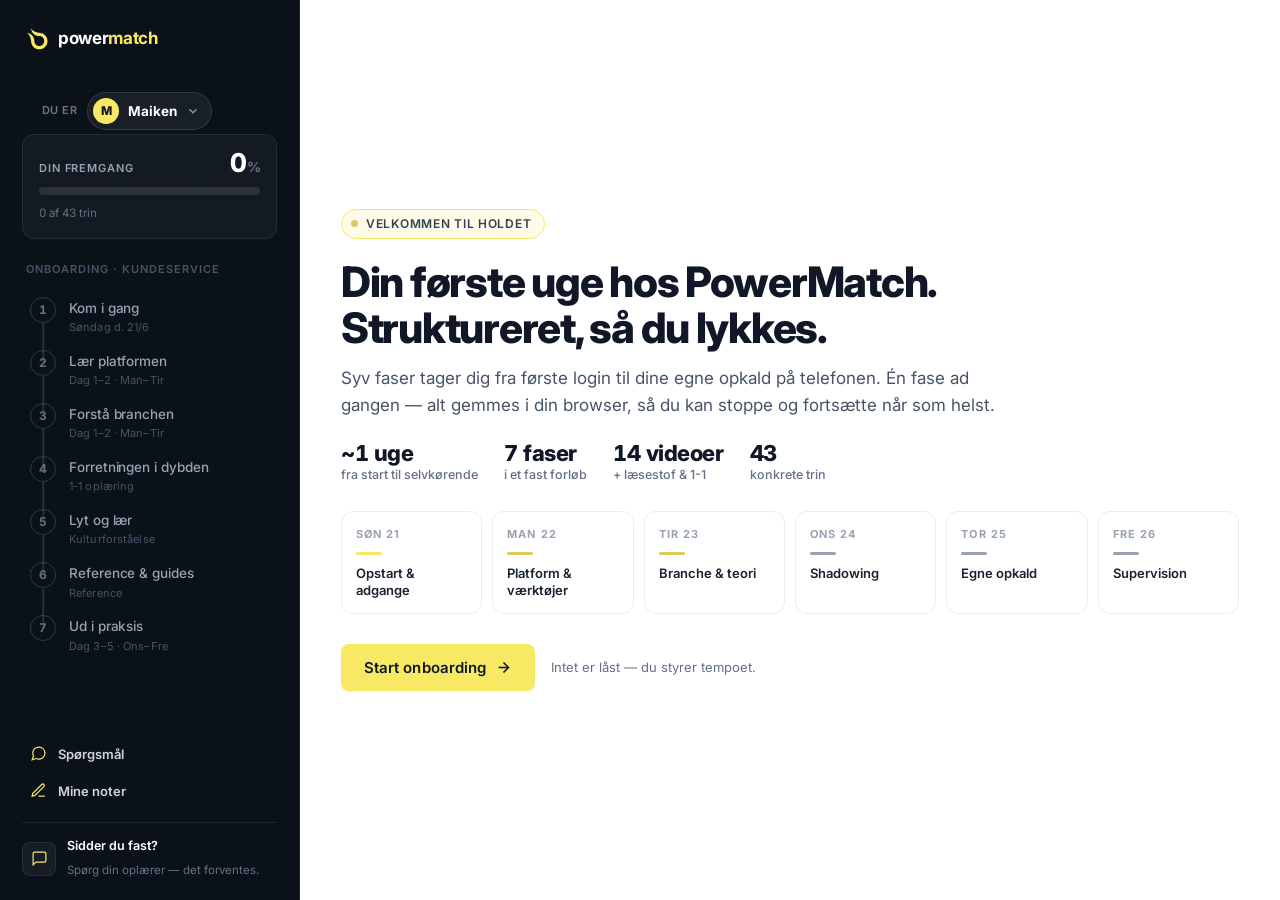
<file: docs/index.html>
<!DOCTYPE html>
<html lang="da">
<head>
<meta charset="UTF-8">
<meta name="viewport" content="width=device-width, initial-scale=1.0">
<title>PowerMatch · Onboarding — Kundeservice</title>
<link rel="preconnect" href="https://fonts.googleapis.com">
<link rel="preconnect" href="https://fonts.gstatic.com" crossorigin>
<link href="https://fonts.googleapis.com/css2?family=Inter:wght@400;500;600;700;800&display=swap" rel="stylesheet">
<link rel="stylesheet" href="./css/style.css">
</head>
<body>
<div class="app">
  <!-- ============ RAIL ============ -->
  <aside class="rail">
    <div class="brand" id="brand">
      <svg class="mark" viewBox="0 0 17 18" fill="none"><path d="M16.732 10.9618C16.732 14.573 13.8503 17.5 10.296 17.5C6.74267 17.5 3.86091 14.5721 3.86091 10.9618H3.86176C3.86091 8.79459 2.13219 4.45669 0 4.45669V4.42535C3.55423 4.42535 6.43599 7.35153 6.43599 10.9627H6.43513C6.43599 13.129 8.16384 14.8845 10.296 14.8845C12.4291 14.8845 14.1578 13.1281 14.1578 10.9618C14.1578 8.79546 12.4291 7.03906 10.2969 7.03906V7.03819C6.74267 7.03819 3.86176 4.11115 3.86176 0.5H3.8926C3.8926 2.66721 8.16384 4.42274 10.2969 4.42274V4.42361C13.8511 4.42361 16.732 7.35066 16.732 10.9618Z" fill="#F8E965"/></svg>
      <span class="word">power<b>match</b></span>
    </div>

    <!-- PERSONA -->
    <div class="persona" id="persona">
      <span class="pa-lbl">Du er</span>
      <button class="pa-pill" id="personaPill" type="button" aria-haspopup="true">
        <span class="pa-av" id="personaAv">M</span>
        <span class="pa-name" id="personaName">Maiken</span>
        <svg class="pa-caret" viewBox="0 0 24 24" fill="none" stroke="currentColor" stroke-width="2.2"><polyline points="6 9 12 15 18 9"/></svg>
      </button>
      <div class="pa-menu" id="personaMenu" hidden></div>
    </div>

    <div class="rail-prog" id="railProg">
      <div class="top">
        <span class="lbl">Din fremgang</span>
        <span class="pct"><span id="railPct">0</span><small>%</small></span>
      </div>
      <div class="track"><i id="railBar"></i></div>
      <div class="meta" id="railMeta">0 af 0 trin</div>
    </div>

    <div class="rail-label">Onboarding · Kundeservice</div>
    <div class="steps" id="steps"></div>

    <div class="rail-links">
      <button class="rail-link" id="questionsLink" type="button">
        <svg viewBox="0 0 24 24"><path d="M21 11.5a8.38 8.38 0 0 1-.9 3.8 8.5 8.5 0 0 1-7.6 4.7 8.38 8.38 0 0 1-3.8-.9L3 21l1.9-5.7a8.38 8.38 0 0 1-.9-3.8 8.5 8.5 0 0 1 4.7-7.6 8.38 8.38 0 0 1 3.8-.9h.5a8.48 8.48 0 0 1 8 8v.5z"/></svg>
        <b>Spørgsmål</b><span class="badge-n alert" id="qBadge">0</span>
      </button>
      <button class="rail-link" id="myNotesLink" type="button">
        <svg viewBox="0 0 24 24"><path d="M12 20h9"/><path d="M16.5 3.5a2.1 2.1 0 0 1 3 3L7 19l-4 1 1-4z"/></svg>
        <b>Mine noter</b><span class="badge-n" id="notesBadge">0</span>
      </button>
    </div>

    <div class="rail-foot">
      <div class="ic"><svg viewBox="0 0 24 24" fill="none"><path d="M21 15a2 2 0 0 1-2 2H7l-4 4V5a2 2 0 0 1 2-2h14a2 2 0 0 1 2 2z"/></svg></div>
      <div><b>Sidder du fast?</b><span>Spørg din oplærer — det forventes.</span></div>
    </div>
  </aside>

  <!-- ============ WORK ============ -->
  <div class="work">
    <div class="work-scroll" id="workScroll">
      <!-- WELCOME -->
      <section class="screen welcome" id="screen-welcome">
        <div class="canvas">
          <div class="wc-eyebrow"><span class="d"></span>Velkommen til holdet</div>
          <h1>Din første uge hos PowerMatch.<br>Struktureret, så du lykkes.</h1>
          <p class="lead">Syv faser tager dig fra første login til dine egne opkald på telefonen. Én fase ad gangen — alt gemmes i din browser, så du kan stoppe og fortsætte når som helst.</p>
          <div class="wc-stats">
            <div class="wc-stat"><b>~1 uge</b><span>fra start til selvkørende</span></div>
            <div class="wc-stat"><b>7 faser</b><span>i et fast forløb</span></div>
            <div class="wc-stat"><b id="wcVideos">videoer</b><span>+ læsestof &amp; 1-1</span></div>
            <div class="wc-stat"><b id="wcTotal">0</b><span>konkrete trin</span></div>
          </div>
          <div class="week">
            <div class="day"><div class="dl">Søn 21</div><div class="db"></div><div class="dt">Opstart &amp; adgange</div></div>
            <div class="day"><div class="dl">Man 22</div><div class="db"></div><div class="dt">Platform &amp; værktøjer</div></div>
            <div class="day"><div class="dl">Tir 23</div><div class="db"></div><div class="dt">Branche &amp; teori</div></div>
            <div class="day"><div class="dl">Ons 24</div><div class="db"></div><div class="dt">Shadowing</div></div>
            <div class="day"><div class="dl">Tor 25</div><div class="db"></div><div class="dt">Egne opkald</div></div>
            <div class="day"><div class="dl">Fre 26</div><div class="db"></div><div class="dt">Supervision</div></div>
          </div>
          <div class="wc-cta">
            <button class="btn btn-primary" id="startBtn">
              <span id="startLabel">Start onboarding</span>
              <svg viewBox="0 0 24 24" fill="none" stroke="currentColor" stroke-width="2.2"><line x1="5" y1="12" x2="19" y2="12"/><polyline points="12 5 19 12 12 19"/></svg>
            </button>
            <span style="font-size:13px;color:var(--muted)" id="startSub">Intet er låst — du styrer tempoet.</span>
          </div>
        </div>
      </section>

      <!-- PHASES injected here -->
      <div id="phaseMount"></div>

      <!-- MY NOTES -->
      <section class="screen notes-s" id="screen-notes">
        <div class="canvas">
          <div class="notes-head">
            <div class="meta">
              <h1>Mine noter</h1>
              <div class="sub">Alt du har skrevet undervejs, samlet og grupperet pr. fase. Gemmes på denne enhed.</div>
            </div>
          </div>
          <div class="notes-actions">
            <button class="btn btn-ghost" id="printNotesBtn">
              <svg viewBox="0 0 24 24" fill="none" stroke="currentColor" stroke-width="2"><polyline points="6 9 6 2 18 2 18 9"/><path d="M6 18H4a2 2 0 0 1-2-2v-5a2 2 0 0 1 2-2h16a2 2 0 0 1 2 2v5a2 2 0 0 1-2 2h-2"/><rect x="6" y="14" width="12" height="8"/></svg>
              Print / gem som PDF
            </button>
            <button class="btn btn-ghost" id="backFromNotesBtn">Tilbage til forløbet</button>
          </div>
          <div id="notesBody"></div>
        </div>
      </section>

      <!-- SPØRGSMÅL FRA MAIKEN -->
      <section class="screen questions-s" id="screen-questions">
        <div class="canvas">
          <div class="q-head">
            <div class="meta">
              <h1 id="qTitle">Spørgsmål fra Maiken</h1>
              <div class="sub" id="qSub">Stil spørgsmål mens du gennemgår platformen — din oplærer svarer her.</div>
            </div>
            <div class="q-mode" id="qMode"></div>
          </div>

          <div class="q-ask">
            <div class="q-ask-row">
              <input id="qAskInput" type="text" placeholder="Skriv dit spørgsmål …" autocomplete="off">
              <select id="qAskPhase" aria-label="Knyt til fase"></select>
              <button class="btn btn-primary" id="qAskBtn" type="button">
                <svg viewBox="0 0 24 24" fill="none" stroke="currentColor" stroke-width="2.2"><line x1="12" y1="5" x2="12" y2="19"/><line x1="5" y1="12" x2="19" y2="12"/></svg>
                Stil spørgsmål
              </button>
            </div>
            <div class="q-ask-hint" id="qAskHint"></div>
          </div>

          <div class="q-filters" id="qFilters">
            <button data-f="open" class="on" type="button">Ubesvarede <span class="cnt" id="qcOpen">0</span></button>
            <button data-f="answered" type="button">Besvarede <span class="cnt" id="qcAns">0</span></button>
            <button data-f="all" type="button">Alle <span class="cnt" id="qcAll">0</span></button>
          </div>

          <div id="questionsBody"></div>
        </div>
      </section>

      <!-- DONE -->
      <section class="screen done-s" id="screen-done">
        <div class="canvas">
          <div class="ring"><svg viewBox="0 0 24 24" fill="none" stroke="currentColor" stroke-linecap="round" stroke-linejoin="round"><polyline points="20 6 9 17 4 12"/></svg></div>
          <h1>Du er klar!</h1>
          <p>Du har gennemført hele onboarding-forløbet. Velkommen ombord hos PowerMatch — vi er glade for at have dig på holdet.</p>
          <div class="recap">
            <div class="c"><b id="recapSteps">0</b><span>trin gennemført</span></div>
            <div class="c"><b>7</b><span>faser</span></div>
            <div class="c"><b id="recapNotes">0</b><span>noter</span></div>
          </div>
          <div class="acts">
            <button class="btn btn-ghost" id="reviewBtn">Gennemgå igen</button>
            <button class="btn btn-ghost" id="doneNotesBtn">Se mine noter</button>
            <a class="btn btn-dark" href="https://app.powermatch.dk" target="_blank" rel="noopener">Gå til PowerMatch
              <svg viewBox="0 0 24 24" fill="none" stroke="currentColor" stroke-width="2"><path d="M18 13v6a2 2 0 0 1-2 2H5a2 2 0 0 1-2-2V8a2 2 0 0 1 2-2h6"/><polyline points="15 3 21 3 21 9"/><line x1="10" y1="14" x2="21" y2="3"/></svg>
            </a>
          </div>
        </div>
      </section>
    </div>

    <!-- FOOTER ACTION BAR -->
    <div class="foot" id="foot">
      <div class="foot-in">
        <div class="mini-prog">
          <span class="n" id="footN">Fase 1 af 7</span>
          <div class="dots" id="footDots"></div>
        </div>
        <div class="acts">
          <button class="btn btn-ghost" id="prevBtn">
            <svg viewBox="0 0 24 24" fill="none" stroke="currentColor" stroke-width="2.2"><polyline points="15 18 9 12 15 6"/></svg>
            Tilbage
          </button>
          <button class="btn btn-primary" id="nextBtn">
            <span id="nextLabel">Fortsæt</span>
            <svg viewBox="0 0 24 24" fill="none" stroke="currentColor" stroke-width="2.2"><line x1="5" y1="12" x2="19" y2="12"/><polyline points="12 5 19 12 12 19"/></svg>
          </button>
        </div>
      </div>
    </div>
  </div>
</div>

<canvas id="confetti" style="position:fixed;inset:0;pointer-events:none;z-index:210;display:none"></canvas>

<script src="./js/content.js"></script>
<script src="./js/config.js"></script>
<script src="./js/db.js"></script>
<script src="./js/app.js"></script>
</body>
</html>
</file>
<file: docs/css/style.css>
/* ============================================================
   PowerMatch — Onboarding (Kundeservice) · Wizard flow
   Direction: hi-vis yellow (#F8E965) on charcoal.
   ============================================================ */
:root{
  --yellow:#F8E965; --yellow-dark:#E6D84E; --yellow-light:#FBF2A1; --yellow-bg:#FEFCE9; --yellow-deep:#DACA60;
  --g25:#FCFCFD; --g50:#F9FAFB; --g100:#F2F4F7; --g200:#EAECF0; --g300:#D0D5DD;
  --g400:#98A2B3; --g500:#667085; --g600:#475467; --g700:#344054; --g800:#182230; --g900:#101828;
  --ink2:#0B1119;
  --white:#FFFFFF;
  --success-50:#ECFDF3; --success-500:#12B76A; --success-700:#027A48; --verify:#17B26A;
  --warning-50:#FFFAEB; --warning-700:#B54708;
  --error-50:#FEF3F2; --error-700:#B42318;
  --info-50:#EFF8FF; --info-700:#175CD3;
  --text:var(--g600); --muted:var(--g500); --faint:var(--g400); --line:var(--g200); --line-strong:var(--g300);
  --r-xs:4px; --r-sm:6px; --r-md:8px; --r-lg:12px; --r-xl:16px; --r-2xl:20px; --r-full:9999px;
  --sh-xs:0 1px 2px 0 rgba(16,24,40,.05);
  --sh-sm:0 1px 3px 0 rgba(16,24,40,.10),0 1px 2px 0 rgba(16,24,40,.06);
  --sh-md:0 4px 8px -2px rgba(16,24,40,.10),0 2px 4px -2px rgba(16,24,40,.06);
  --sh-lg:0 12px 16px -4px rgba(16,24,40,.08),0 4px 6px -2px rgba(16,24,40,.03);
  --sh-xl:0 20px 24px -4px rgba(16,24,40,.12),0 8px 8px -4px rgba(16,24,40,.04);
  --focus:0 0 0 4px rgba(152,162,179,.16);
  --focus-yellow:0 0 0 4px rgba(248,233,101,.45);
  --rail-w:300px;
  --ease:cubic-bezier(.4,0,.2,1);
}
*{box-sizing:border-box;margin:0;padding:0}
html,body{height:100%}
body{
  font-family:'Inter',-apple-system,BlinkMacSystemFont,'Segoe UI',Roboto,sans-serif;
  color:var(--text);background:var(--g900);line-height:1.5;
  -webkit-font-smoothing:antialiased;-moz-osx-font-smoothing:grayscale;text-rendering:optimizeLegibility;
  overflow:hidden;
}
a{color:inherit;text-decoration:none}
img{display:block}
button{font-family:inherit}
::selection{background:var(--yellow);color:var(--g900)}
svg{flex:none}

/* ===================== APP SHELL ===================== */
.app{display:flex;height:100vh;overflow:hidden}

/* ---------- RAIL ---------- */
.rail{
  width:var(--rail-w);flex:0 0 var(--rail-w);height:100vh;background:var(--ink2);color:#fff;
  display:flex;flex-direction:column;padding:24px 22px 20px;position:relative;z-index:40;
  border-right:1px solid rgba(255,255,255,.06);
  background-image:radial-gradient(rgba(255,255,255,.045) 1px,transparent 1px);
  background-size:20px 20px;
}
.brand{display:flex;align-items:center;gap:10px;cursor:pointer;padding:2px 4px;margin-bottom:24px;width:max-content}
.brand .mark{width:22px;height:23px;flex:0 0 22px}
.brand .word{font-size:17px;font-weight:700;letter-spacing:-.02em;color:#fff}
.brand .word b{color:var(--yellow);font-weight:700}
.rail-prog{background:rgba(255,255,255,.04);border:1px solid rgba(255,255,255,.08);border-radius:var(--r-lg);padding:15px 16px 16px;margin-bottom:22px}
.rail-prog .top{display:flex;align-items:baseline;justify-content:space-between;margin-bottom:11px}
.rail-prog .lbl{font-size:11px;font-weight:600;letter-spacing:.08em;text-transform:uppercase;color:var(--g400);white-space:nowrap}
.rail-prog .pct{font-size:26px;font-weight:800;letter-spacing:-.03em;color:#fff;font-variant-numeric:tabular-nums;line-height:1}
.rail-prog .pct small{font-size:14px;font-weight:700;color:var(--g500);margin-left:1px}
.rail-prog .track{height:8px;border-radius:var(--r-full);background:rgba(255,255,255,.10);overflow:hidden}
.rail-prog .track>i{display:block;height:100%;width:0;background:var(--yellow);border-radius:var(--r-full);transition:width .55s var(--ease),background .4s;box-shadow:0 0 12px rgba(248,233,101,.5)}
.rail-prog.complete .track>i{background:var(--success-500);box-shadow:0 0 12px rgba(18,183,106,.5)}
.rail-prog .meta{font-size:11.5px;color:var(--g500);margin-top:10px;font-variant-numeric:tabular-nums}
.rail-label{font-size:11px;font-weight:600;letter-spacing:.09em;text-transform:uppercase;color:var(--g600);padding:0 4px;margin-bottom:12px}
.steps{display:flex;flex-direction:column;overflow-y:auto;overflow-x:hidden;margin:0 -6px;padding:0 8px 0 6px;flex:1;min-height:0}
.steps::-webkit-scrollbar{width:6px}
.steps::-webkit-scrollbar-thumb{background:rgba(255,255,255,.12);border-radius:9px}
.step{display:flex;gap:13px;align-items:flex-start;padding:7px 8px;border-radius:var(--r-md);cursor:pointer;position:relative;transition:background .15s}
.step:hover{background:rgba(255,255,255,.05)}
.step .ind{position:relative;flex:0 0 26px;display:flex;flex-direction:column;align-items:center}
.step .badge{width:26px;height:26px;border-radius:var(--r-full);display:grid;place-items:center;font-size:12px;font-weight:700;color:var(--g500);border:1.5px solid rgba(255,255,255,.16);background:transparent;transition:all .2s var(--ease);font-variant-numeric:tabular-nums;z-index:1}
.step .line{position:absolute;top:26px;left:50%;transform:translateX(-50%);width:1.5px;height:calc(100% + 14px);background:rgba(255,255,255,.12)}
.step:last-child .line{display:none}
.step .txt{padding-top:3px;min-width:0}
.step .st-ttl{font-size:13.5px;font-weight:500;color:var(--g400);line-height:1.3;letter-spacing:-.005em;transition:color .18s}
.step .st-sub{font-size:11px;color:var(--g600);margin-top:2px;letter-spacing:.01em}
.step.active .badge{background:var(--yellow);border-color:var(--yellow);color:var(--g900);box-shadow:0 0 0 4px rgba(248,233,101,.18)}
.step.active .st-ttl{color:#fff;font-weight:600}
.step.active{background:rgba(255,255,255,.04)}
.step.done .badge{background:var(--success-500);border-color:var(--success-500);color:#fff}
.step.done .badge .n{display:none}
.step.done .badge .ck{display:block}
.step.done .line{background:var(--success-500);opacity:.5}
.step.done .st-ttl{color:var(--g300)}
.step .badge .ck{display:none;width:13px;height:13px;stroke:#fff;stroke-width:3;fill:none}
.step .note-dot{display:none;width:6px;height:6px;border-radius:50%;background:var(--yellow);margin-left:auto;margin-top:9px;flex:0 0 6px}
.step.has-notes .note-dot{display:block}

.rail-links{margin-top:10px;display:flex;flex-direction:column;gap:2px}
.rail-link{display:flex;align-items:center;gap:11px;padding:9px 8px;border-radius:var(--r-md);cursor:pointer;background:transparent;border:0;color:var(--g300);width:100%;text-align:left;transition:background .15s}
.rail-link:hover{background:rgba(255,255,255,.05);color:#fff}
.rail-link svg{width:17px;height:17px;stroke:var(--yellow);fill:none;stroke-width:1.7}
.rail-link b{font-size:13px;font-weight:600;color:inherit}
.rail-link .badge-n{margin-left:auto;font-size:11px;font-weight:700;background:var(--yellow);color:var(--g900);border-radius:var(--r-full);min-width:20px;height:20px;display:none;place-items:center;padding:0 6px}
.rail-link.has .badge-n{display:grid}

.rail-foot{margin-top:14px;padding-top:14px;border-top:1px solid rgba(255,255,255,.08);display:flex;gap:11px;align-items:center}
.rail-foot .ic{width:34px;height:34px;flex:0 0 34px;border-radius:var(--r-md);background:rgba(255,255,255,.05);border:1px solid rgba(255,255,255,.08);display:grid;place-items:center}
.rail-foot .ic svg{width:17px;height:17px;stroke:var(--yellow);fill:none;stroke-width:1.7}
.rail-foot b{display:block;color:#fff;font-size:12.5px;font-weight:600}
.rail-foot span{font-size:11.5px;color:var(--g500);line-height:1.45}

/* ===================== WORK AREA ===================== */
.work{flex:1;min-width:0;height:100vh;background:var(--white);display:flex;flex-direction:column;position:relative;container-type:inline-size}
.work-scroll{flex:1;overflow-y:auto;position:relative;display:flex;flex-direction:column}
.screen{display:none;flex-direction:column;width:100%}
.screen.show{display:flex;flex-direction:column;flex-shrink:0;margin:0;opacity:1;animation:screenIn .3s var(--ease)}
.screen.welcome.show,.screen.done-s.show,.screen.notes-s.show{margin:auto 0}
.screen.notes-s.show{margin:0}
@keyframes screenIn{from{transform:translateY(8px)}to{transform:none}}
.canvas{width:100%;max-width:none;margin:0;padding:30px clamp(28px,3.2vw,60px) 40px}
@property --p{syntax:'<number>';inherits:false;initial-value:0}
.ph-grid{display:grid;grid-template-columns:minmax(0,1fr) minmax(280px,340px);gap:clamp(20px,2.4vw,40px);align-items:start;margin-top:22px}
.ph-main{min-width:0}
.ph-aside{display:flex;flex-direction:column;gap:14px;position:sticky;top:0}
@container (max-width:820px){.ph-grid{grid-template-columns:1fr;gap:18px}.ph-aside{position:static}}
.aside-card{background:#fff;border:1px solid var(--line);border-radius:var(--r-xl);padding:16px 18px;box-shadow:var(--sh-xs)}
.ac-lbl,.nu-lbl{font-size:11px;font-weight:600;letter-spacing:.07em;text-transform:uppercase;color:var(--faint);margin-bottom:13px}
.prog-row{display:flex;align-items:center;gap:15px}
.ring2{--p:0;--c:var(--yellow);position:relative;width:62px;height:62px;flex:0 0 62px;border-radius:50%;background:conic-gradient(var(--c) calc(var(--p)*1%),var(--g200) 0);display:grid;place-items:center;transition:--p .55s var(--ease),--c .3s}
.ring2.done{--c:var(--success-500)}
.ring2-in{width:48px;height:48px;border-radius:50%;background:#fff;display:flex;align-items:baseline;justify-content:center;gap:1px}
.ring2-in b{font-size:18px;font-weight:800;color:var(--g900);font-variant-numeric:tabular-nums;line-height:1}
.ring2-in span{font-size:12px;font-weight:600;color:var(--g400)}
.prog-txt{display:flex;flex-direction:column;gap:2px}
.prog-txt b{font-size:17px;font-weight:700;color:var(--g900);font-variant-numeric:tabular-nums;letter-spacing:-.01em;line-height:1}
.prog-txt span{font-size:12px;color:var(--muted)}
.tip{display:flex;gap:11px;align-items:flex-start;background:var(--yellow-bg);border-color:var(--yellow)}
.tip .tip-ic{flex:0 0 18px;margin-top:1px}
.tip .tip-ic svg{width:18px;height:18px;stroke:var(--warning-700);fill:none;stroke-width:1.8}
.tip .tt b{display:block;font-size:12.5px;font-weight:700;color:var(--g900);margin-bottom:3px}
.tip .tt span{font-size:12.5px;color:var(--g700);line-height:1.5}
.next-up{display:block;cursor:pointer;transition:border-color .16s,box-shadow .16s}
.next-up:hover{border-color:var(--line-strong);box-shadow:var(--sh-sm)}
.nu-row{display:flex;align-items:center;gap:11px}
.nu-tile{width:36px;height:36px;flex:0 0 36px;border-radius:var(--r-md);background:var(--yellow-bg);border:1px solid var(--yellow-light);display:grid;place-items:center;transition:background .16s,border-color .16s}
.nu-tile img,.nu-tile svg{width:18px;height:18px}
.nu-meta{min-width:0;flex:1}
.nu-meta b{display:block;font-size:11px;font-weight:600;color:var(--faint);text-transform:uppercase;letter-spacing:.05em}
.nu-meta span{font-size:13.5px;font-weight:600;color:var(--g900);line-height:1.3}
.nu-arrow{width:18px;height:18px;flex:0 0 18px;color:var(--g400)}
.nu-arrow svg{width:18px;height:18px;stroke:currentColor;fill:none;stroke-width:2}
.next-up:hover .nu-arrow{color:var(--g700)}
.next-up:hover .nu-tile{background:var(--yellow);border-color:var(--yellow)}

/* ---------- PHASE screen ---------- */
.ph-head{display:flex;align-items:flex-start;gap:16px;margin-bottom:6px}
.ph-tile{flex:0 0 auto;width:50px;height:50px;border-radius:var(--r-xl);background:var(--yellow-bg);border:1px solid var(--yellow-light);display:grid;place-items:center;transition:background .25s,border-color .25s}
.ph-tile img,.ph-tile svg{width:25px;height:25px}
.screen.is-done .ph-tile{background:var(--success-50);border-color:#ABEFC6}
.ph-head .meta{flex:1;min-width:0}
.ph-kick{display:inline-flex;align-items:center;gap:8px;flex-wrap:wrap;font-size:12px;font-weight:600;letter-spacing:.04em;text-transform:uppercase;color:var(--muted);margin-bottom:7px}
.ph-kick .b{color:var(--g900);font-weight:700;white-space:nowrap}
.ph-kick .sep{width:3px;height:3px;border-radius:50%;background:var(--g300)}
.ph-head h1{font-size:28px;line-height:1.18;letter-spacing:-.025em;color:var(--g900);font-weight:700}
.ph-count{flex:0 0 auto;display:inline-flex;align-items:center;gap:7px;background:var(--g50);border:1px solid var(--line);border-radius:var(--r-full);padding:7px 13px;font-size:13px;font-weight:600;color:var(--g700);font-variant-numeric:tabular-nums;white-space:nowrap}
.ph-count .ck{display:none;width:14px;height:14px;stroke:var(--success-500);stroke-width:3;fill:none}
.screen.is-done .ph-count{background:var(--success-50);border-color:#ABEFC6;color:var(--success-700)}
.screen.is-done .ph-count .ck{display:block}
.screen.is-done .ph-count .n{display:none}
.ph-purpose{font-size:15.5px;color:var(--muted);line-height:1.55;max-width:68ch;margin:14px 0 4px}

/* task list */
.list{border:1px solid var(--line);border-radius:var(--r-xl);overflow:hidden;background:#fff;box-shadow:var(--sh-xs)}
.row-wrap{border-bottom:1px solid var(--line)}
.row-wrap:last-child{border-bottom:0}
.row{display:flex;align-items:center;gap:14px;padding:14px 18px;transition:background .14s;position:relative;flex-wrap:wrap;row-gap:9px}
.row:hover{background:var(--g25)}
.row-wrap.done .row{background:var(--g25)}
.row-wrap.done .r-title{color:var(--g500)}
.row-wrap.done .r-tile{opacity:.5}
.check{flex:0 0 auto;position:relative;width:22px;height:22px;cursor:pointer}
.check input{position:absolute;inset:0;opacity:0;cursor:pointer;margin:0}
.check .box{width:22px;height:22px;border-radius:var(--r-sm);border:1.5px solid var(--g300);background:#fff;display:grid;place-items:center;transition:all .18s var(--ease)}
.check .box svg{width:12px;height:12px;stroke:#fff;stroke-width:3.2;fill:none;stroke-dasharray:18;stroke-dashoffset:18;transition:stroke-dashoffset .25s var(--ease) .03s}
.check:hover .box{border-color:var(--yellow-deep);box-shadow:var(--focus-yellow)}
.check input:checked + .box{background:var(--success-500);border-color:var(--success-500)}
.check input:checked + .box svg{stroke-dashoffset:0}
.check input:focus-visible + .box{box-shadow:var(--focus)}
.r-tile{flex:0 0 auto;width:34px;height:34px;border-radius:var(--r-md);background:var(--g50);border:1px solid var(--line);display:grid;place-items:center}
.r-tile img,.r-tile svg{width:17px;height:17px}
.r-body{flex:1 1 240px;min-width:0}
.r-title{font-size:14.5px;font-weight:600;color:var(--g900);letter-spacing:-.005em;line-height:1.35}
.r-desc{font-size:13px;color:var(--muted);margin-top:2px;line-height:1.45}
.r-side{flex:0 0 auto;display:flex;align-items:center;gap:10px;flex-wrap:wrap;margin-left:auto;justify-content:flex-end}
.tag{display:inline-flex;align-items:center;gap:5px;font-size:11px;font-weight:600;padding:3px 9px;border-radius:var(--r-full);white-space:nowrap;border:1px solid transparent}
.tag.video{background:var(--info-50);color:var(--info-700)}
.tag.audio{background:var(--warning-50);color:var(--warning-700)}
.tag.doc{background:var(--g100);color:var(--g700)}
.tag.pdf{background:var(--error-50);color:var(--error-700)}
.tag.live{background:var(--success-50);color:var(--success-700)}
.tag.time{background:#fff;color:var(--muted);border-color:var(--line)}
.tag svg{width:13px;height:13px;stroke:currentColor;fill:none;stroke-width:1.9}
.open{display:inline-flex;align-items:center;gap:7px;font-size:12.5px;font-weight:600;color:var(--g700);border:1px solid var(--g300);background:#fff;border-radius:var(--r-md);padding:7px 12px;cursor:pointer;transition:background .15s,border-color .15s;box-shadow:var(--sh-xs);white-space:nowrap}
.open:hover{background:var(--g50);border-color:var(--line-strong)}
.open:focus-visible{outline:none;box-shadow:var(--focus)}
.open svg{width:14px;height:14px}

/* note toggle button on a row */
.note-btn{display:inline-flex;align-items:center;gap:7px;font-size:12.5px;font-weight:600;color:var(--g600);border:1px solid var(--g300);background:#fff;border-radius:var(--r-md);padding:7px 12px;cursor:pointer;transition:background .15s,border-color .15s,color .15s;box-shadow:var(--sh-xs);white-space:nowrap}
.note-btn:hover{background:var(--yellow-bg);border-color:var(--yellow-deep);color:var(--g900)}
.note-btn:focus-visible{outline:none;box-shadow:var(--focus-yellow)}
.note-btn svg{width:14px;height:14px;stroke:currentColor;fill:none;stroke-width:1.8}
.note-btn.active{background:var(--yellow-bg);border-color:var(--yellow-deep);color:var(--g900)}
.note-btn .dot{width:6px;height:6px;border-radius:50%;background:var(--yellow-deep);display:none}
.note-btn.has .dot{display:block}

/* ===================== NOTE EDITOR (shared) ===================== */
.note-zone{padding:0 18px 16px 54px;display:none}
.note-zone.open{display:block;animation:noteIn .22s var(--ease)}
@keyframes noteIn{from{opacity:0;transform:translateY(-4px)}to{opacity:1;transform:none}}
.note-card{background:var(--g25);border:1px solid var(--g200);border-radius:var(--r-lg);box-shadow:var(--sh-xs);overflow:hidden}
.note-card .nc-head{display:flex;align-items:center;gap:8px;padding:9px 12px;border-bottom:1px solid var(--g200);background:#fff}
.note-card .nc-head .nc-ic{width:15px;height:15px;flex:0 0 15px;stroke:var(--g500);fill:none;stroke-width:1.8}
.note-card .nc-meta{font-size:11.5px;color:var(--faint);font-variant-numeric:tabular-nums;min-width:0;overflow:hidden;text-overflow:ellipsis;white-space:nowrap}
.note-card .nc-meta b{color:var(--g600);font-weight:600}
.note-card .nc-status{margin-left:auto;font-size:11.5px;font-weight:600;color:var(--success-700);opacity:0;transition:opacity .25s;white-space:nowrap}
.note-card .nc-status.show{opacity:1}
.note-card textarea{width:100%;border:0;background:transparent;resize:vertical;min-height:80px;height:96px;max-height:780px;padding:12px 14px;font-family:inherit;font-size:14px;line-height:1.55;color:var(--g900);outline:none;display:block}
.note-card textarea::placeholder{color:var(--g400)}
.note-card.lg textarea{height:520px}
.note-card .nc-foot{display:flex;align-items:center;gap:10px;padding:8px 12px;border-top:1px solid var(--g200);background:#fff}
.note-card .nc-hint{font-size:11.5px;color:var(--faint);display:flex;align-items:center;gap:6px}
.note-card .nc-hint svg{width:13px;height:13px;stroke:var(--faint);fill:none;stroke-width:1.7}
.nc-actions{margin-left:auto;display:flex;align-items:center;gap:6px}
.nc-btn{display:inline-flex;align-items:center;gap:6px;font-size:12px;font-weight:600;border:1px solid var(--g300);background:#fff;color:var(--g600);border-radius:var(--r-sm);padding:6px 10px;cursor:pointer;transition:background .15s,border-color .15s,color .15s}
.nc-btn:hover{background:var(--g50)}
.nc-btn svg{width:13px;height:13px;stroke:currentColor;fill:none;stroke-width:1.9}
.nc-btn.expand:hover{border-color:var(--yellow-deep);color:var(--g900)}
.nc-btn.danger{color:var(--error-700);border-color:#FDA29B}
.nc-btn.danger:hover{background:var(--error-50)}

/* ===================== WORKSPACE (1:1) ===================== */
.ws{margin-top:22px;border:1px solid var(--line);border-radius:var(--r-xl);background:#fff;box-shadow:var(--sh-xs);overflow:hidden}
.ws-head{display:flex;align-items:center;gap:12px;padding:16px 18px;border-bottom:1px solid var(--line);background:var(--g25)}
.ws-head .ws-ic{width:40px;height:40px;flex:0 0 40px;border-radius:var(--r-md);background:var(--yellow-bg);border:1px solid var(--yellow-light);display:grid;place-items:center}
.ws-head .ws-ic svg{width:20px;height:20px;stroke:var(--warning-700);fill:none;stroke-width:1.7}
.ws-head .ws-tt b{display:block;font-size:15px;font-weight:700;color:var(--g900)}
.ws-head .ws-tt span{font-size:12.5px;color:var(--muted)}
.ws-body{padding:18px}
.ws-sec-lbl{font-size:11px;font-weight:600;letter-spacing:.07em;text-transform:uppercase;color:var(--faint);margin-bottom:11px;display:flex;align-items:center;gap:8px}
.ws-sec-lbl .n{background:var(--g100);color:var(--g600);border-radius:var(--r-full);font-size:11px;padding:1px 8px;letter-spacing:0}

/* links */
.links{display:flex;flex-direction:column;gap:8px;margin-bottom:8px}
.link-chip{display:flex;align-items:center;gap:10px;padding:10px 12px;border:1px solid var(--line);border-radius:var(--r-md);background:#fff;transition:border-color .15s,box-shadow .15s}
.link-chip:hover{border-color:var(--line-strong);box-shadow:var(--sh-xs)}
.link-chip .lc-ic{width:30px;height:30px;flex:0 0 30px;border-radius:var(--r-sm);background:var(--info-50);display:grid;place-items:center}
.link-chip .lc-ic svg{width:15px;height:15px;stroke:var(--info-700);fill:none;stroke-width:1.8}
.link-chip .lc-body{min-width:0;flex:1}
.link-chip .lc-label{font-size:13.5px;font-weight:600;color:var(--g900);white-space:nowrap;overflow:hidden;text-overflow:ellipsis}
.link-chip .lc-url{font-size:12px;color:var(--muted);white-space:nowrap;overflow:hidden;text-overflow:ellipsis}
.link-chip .lc-del{flex:0 0 auto;width:30px;height:30px;border-radius:var(--r-sm);border:0;background:transparent;color:var(--g400);cursor:pointer;display:grid;place-items:center;transition:background .15s,color .15s}
.link-chip .lc-del:hover{background:var(--error-50);color:var(--error-700)}
.link-chip .lc-del svg{width:15px;height:15px;stroke:currentColor;fill:none;stroke-width:1.9}
.link-add{display:flex;gap:8px;flex-wrap:wrap;margin-top:10px}
.link-add input{flex:1 1 160px;min-width:0;border:1px solid var(--g300);border-radius:var(--r-md);padding:9px 12px;font-family:inherit;font-size:13.5px;color:var(--g900);outline:none;transition:border-color .15s,box-shadow .15s}
.link-add input:focus{border-color:var(--yellow-deep);box-shadow:var(--focus-yellow)}
.link-add .url{flex:2 1 240px}

/* free-note grid */
.ws-divider{height:1px;background:var(--line);margin:18px 0}
.fnotes{display:grid;grid-template-columns:repeat(auto-fill,minmax(230px,1fr));gap:12px}
.fnote{display:flex;flex-direction:column;border:1px solid var(--g200);border-radius:var(--r-lg);background:var(--g25);box-shadow:var(--sh-xs);overflow:hidden;transition:box-shadow .18s,border-color .18s}
.fnote:hover{box-shadow:var(--sh-sm);border-color:var(--line-strong)}
.fnote.expanded{grid-column:1/-1}
.fnote .fn-head{display:flex;align-items:center;gap:8px;padding:9px 12px;background:#fff;border-bottom:1px solid var(--g200)}
.fnote .fn-title{flex:1;min-width:0;border:0;background:transparent;font-family:inherit;font-size:13.5px;font-weight:700;color:var(--g900);outline:none}
.fnote .fn-title::placeholder{color:var(--g400);font-weight:600}
.fnote .fn-toggle,.fnote .fn-del{flex:0 0 auto;width:28px;height:28px;border-radius:var(--r-sm);border:1px solid var(--g200);background:#fff;color:var(--g500);cursor:pointer;display:grid;place-items:center;transition:background .15s,color .15s,border-color .15s}
.fnote .fn-toggle:hover{background:var(--yellow-bg);color:var(--g900);border-color:var(--yellow-deep)}
.fnote .fn-del:hover{background:var(--error-50);color:var(--error-700);border-color:#FDA29B}
.fnote .fn-toggle svg,.fnote .fn-del svg{width:14px;height:14px;stroke:currentColor;fill:none;stroke-width:1.9}
.fnote textarea{width:100%;border:0;background:transparent;resize:none;min-height:120px;height:150px;padding:11px 13px;font-family:inherit;font-size:13.5px;line-height:1.55;color:var(--g900);outline:none}
.fnote.expanded textarea{height:560px;resize:vertical;max-height:900px}
.fnote textarea::placeholder{color:var(--g400)}
.fnote .fn-foot{display:flex;align-items:center;padding:7px 12px;border-top:1px solid var(--g200);background:#fff}
.fnote .fn-meta{font-size:11px;color:var(--faint);font-variant-numeric:tabular-nums}
.fnote .fn-status{margin-left:auto;font-size:11px;font-weight:600;color:var(--success-700);opacity:0;transition:opacity .25s}
.fnote .fn-status.show{opacity:1}
.fnote-add{display:grid;place-items:center;min-height:120px;border:1.5px dashed var(--g300);border-radius:var(--r-lg);background:#fff;color:var(--g500);cursor:pointer;font-size:13px;font-weight:600;transition:border-color .16s,background .16s,color .16s}
.fnote-add:hover{border-color:var(--yellow-deep);background:var(--yellow-bg);color:var(--g900)}
.fnote-add .plus{display:flex;flex-direction:column;align-items:center;gap:7px}
.fnote-add svg{width:22px;height:22px;stroke:currentColor;fill:none;stroke-width:1.8}

/* ---------- FOOTER ---------- */
.foot{display:none;flex:0 0 auto;border-top:1px solid var(--line);background:#fff;padding:14px clamp(28px,3.2vw,60px)}
.foot.show{display:block}
.foot-in{width:100%;max-width:none;margin:0;display:flex;align-items:center;justify-content:space-between;gap:16px}
.foot .mini-prog{display:flex;align-items:center;gap:11px;min-width:0}
.foot .mini-prog .n{font-size:12.5px;font-weight:600;color:var(--muted);white-space:nowrap;font-variant-numeric:tabular-nums}
.foot .mini-prog .dots{display:flex;gap:5px}
.foot .mini-prog .dots i{width:7px;height:7px;border-radius:50%;background:var(--g200);transition:background .2s}
.foot .mini-prog .dots i.on{background:var(--yellow-deep)}
.foot .mini-prog .dots i.done{background:var(--success-500)}
.foot .acts{display:flex;align-items:center;gap:10px}
.btn{display:inline-flex;align-items:center;gap:9px;border-radius:var(--r-md);font-size:14px;font-weight:600;letter-spacing:.005em;padding:11px 18px;cursor:pointer;border:1px solid transparent;white-space:nowrap;transition:background .15s,box-shadow .18s,border-color .15s}
.btn svg{width:17px;height:17px}
.btn-primary{background:var(--yellow);color:var(--g900);box-shadow:var(--sh-xs)}
.btn-primary:hover{background:var(--yellow-dark)}
.btn-primary:focus-visible{outline:none;box-shadow:var(--focus-yellow)}
.btn-primary.ready{box-shadow:0 0 0 4px rgba(248,233,101,.4),var(--sh-sm)}
.btn-ghost{background:#fff;color:var(--g700);border-color:var(--g300)}
.btn-ghost:hover{background:var(--g50)}
.btn-ghost:focus-visible{outline:none;box-shadow:var(--focus)}
.btn-dark{background:var(--g900);color:#fff}
.btn-dark:hover{background:var(--g800)}
.btn[disabled]{opacity:.45;cursor:not-allowed}

/* ---------- WELCOME ---------- */
.welcome{justify-content:center}
.welcome .canvas{max-width:none;padding-top:40px;padding-bottom:40px}
.wc-eyebrow{display:inline-flex;align-items:center;gap:8px;font-size:12px;font-weight:600;letter-spacing:.06em;text-transform:uppercase;color:var(--g700);background:var(--yellow-bg);border:1px solid var(--yellow);border-radius:var(--r-full);padding:5px 13px 5px 9px;margin-bottom:20px;white-space:nowrap}
.wc-eyebrow .d{width:7px;height:7px;border-radius:50%;background:var(--yellow-deep)}
.welcome h1{font-size:clamp(30px,3.6vw,42px);line-height:1.1;letter-spacing:-.03em;color:var(--g900);font-weight:800;margin-bottom:14px}
.welcome p.lead{font-size:17px;color:var(--text);line-height:1.55;max-width:62ch;margin-bottom:24px}
.wc-stats{display:flex;gap:26px;margin-bottom:26px;flex-wrap:wrap}
.wc-stat{display:flex;flex-direction:column;gap:2px}
.wc-stat b{font-size:22px;font-weight:800;color:var(--g900);letter-spacing:-.02em;line-height:1;font-variant-numeric:tabular-nums}
.wc-stat span{font-size:12.5px;color:var(--muted);font-weight:500}
.week{display:grid;grid-template-columns:repeat(6,1fr);gap:10px;margin-bottom:30px}
.day{background:#fff;border:1px solid var(--line);border-radius:var(--r-lg);padding:14px;transition:border-color .18s,box-shadow .18s}
.day:hover{border-color:var(--line-strong);box-shadow:var(--sh-sm)}
.day .dl{font-size:11px;font-weight:700;letter-spacing:.1em;text-transform:uppercase;color:var(--faint);margin-bottom:10px}
.day .db{height:3px;width:26px;border-radius:var(--r-full);background:var(--g200);margin-bottom:10px}
.day:nth-child(1) .db{background:var(--yellow)}
.day:nth-child(2) .db,.day:nth-child(3) .db{background:var(--yellow-deep)}
.day:nth-child(n+4) .db{background:var(--g400)}
.day .dt{font-size:13px;font-weight:600;color:var(--g800);line-height:1.3}
.wc-cta{display:flex;align-items:center;gap:16px;flex-wrap:wrap}
.wc-cta .btn{padding:13px 22px;font-size:15px}

/* ---------- DONE ---------- */
.done-s{justify-content:center;text-align:center}
.done-s .canvas{max-width:560px;margin:0 auto}
.done-s .ring{width:74px;height:74px;border-radius:var(--r-full);background:var(--success-50);border:1px solid #ABEFC6;display:grid;place-items:center;margin:0 auto 20px}
.done-s .ring svg{width:36px;height:36px;stroke:var(--success-500);stroke-width:2;fill:none}
.done-s h1{font-size:30px;font-weight:800;letter-spacing:-.03em;color:var(--g900);margin-bottom:12px}
.done-s p{font-size:15.5px;color:var(--muted);line-height:1.6;max-width:46ch;margin:0 auto 26px}
.done-s .recap{display:flex;justify-content:center;gap:0;border:1px solid var(--line);border-radius:var(--r-xl);overflow:hidden;margin:0 auto 28px;max-width:420px;box-shadow:var(--sh-xs)}
.done-s .recap .c{flex:1;padding:18px 14px;border-right:1px solid var(--line)}
.done-s .recap .c:last-child{border-right:0}
.done-s .recap b{display:block;font-size:24px;font-weight:800;color:var(--g900);letter-spacing:-.02em;font-variant-numeric:tabular-nums}
.done-s .recap span{font-size:12px;color:var(--muted);font-weight:500}
.done-s .acts{display:flex;justify-content:center;gap:11px;flex-wrap:wrap}

/* ---------- MY NOTES screen ---------- */
.notes-s .canvas{max-width:920px;margin:0 auto}
.notes-head{display:flex;align-items:flex-start;gap:16px;margin-bottom:6px}
.notes-head .meta{flex:1}
.notes-head h1{font-size:28px;line-height:1.18;letter-spacing:-.025em;color:var(--g900);font-weight:700}
.notes-head .sub{font-size:14.5px;color:var(--muted);margin-top:6px;line-height:1.5}
.notes-actions{display:flex;gap:10px;margin:16px 0 24px;flex-wrap:wrap}
.notes-group{margin-bottom:26px}
.ng-head{display:flex;align-items:center;gap:10px;margin-bottom:12px}
.ng-head .pill{font-size:11px;font-weight:700;letter-spacing:.04em;text-transform:uppercase;color:var(--g900);background:var(--yellow);border-radius:var(--r-full);padding:3px 10px}
.ng-head b{font-size:15px;font-weight:700;color:var(--g900)}
.note-item{border:1px solid var(--line);border-radius:var(--r-lg);background:#fff;padding:14px 16px;margin-bottom:10px;box-shadow:var(--sh-xs)}
.note-item .ni-top{display:flex;align-items:baseline;gap:10px;margin-bottom:7px;flex-wrap:wrap}
.note-item .ni-title{font-size:14px;font-weight:700;color:var(--g900)}
.note-item .ni-time{font-size:11.5px;color:var(--faint);font-variant-numeric:tabular-nums;margin-left:auto}
.note-item .ni-body{font-size:13.5px;color:var(--g700);line-height:1.6;white-space:pre-wrap}
.notes-empty{text-align:center;padding:60px 20px;color:var(--muted)}
.notes-empty .ne-ic{width:54px;height:54px;border-radius:var(--r-full);background:var(--yellow-bg);border:1px solid var(--yellow-light);display:grid;place-items:center;margin:0 auto 16px}
.notes-empty .ne-ic svg{width:26px;height:26px;stroke:var(--warning-700);fill:none;stroke-width:1.6}
.notes-empty b{display:block;font-size:16px;color:var(--g900);font-weight:700;margin-bottom:6px}
.notes-empty span{font-size:13.5px}

/* ---------- responsive ---------- */
@media (max-width:1080px){.week{grid-template-columns:repeat(3,1fr)}}
@media (max-width:920px){
  body{overflow:auto}
  .app{flex-direction:column;height:auto}
  .rail{width:100%;flex:none;height:auto;position:sticky;top:0;flex-direction:column;padding:14px 16px 16px}
  .steps{flex-direction:row;overflow-x:auto;overflow-y:hidden;gap:4px;margin:0 -16px;padding:4px 16px 8px;flex:none}
  .step{flex-direction:column;align-items:center;text-align:center;min-width:84px;gap:7px;padding:8px 6px}
  .step .line{display:none}.step .txt{padding-top:0}.step .st-ttl{font-size:11px}.step .st-sub{display:none}
  .step .note-dot{margin:0;position:absolute;top:6px;right:14px}
  .rail-foot,.rail-label,.rail-links{display:none}
  .work{height:auto}.work-scroll{overflow:visible}
  .canvas{padding:24px 20px}
  .foot{position:sticky;bottom:0;padding:12px 16px;box-shadow:0 -4px 16px rgba(16,24,40,.06)}
  .foot-in{padding:0}
  .ph-head h1{font-size:23px}
  .ph-grid{grid-template-columns:1fr;gap:16px}.ph-aside{position:static}
  .week{grid-template-columns:repeat(2,1fr)}
  .r-desc{display:none}
  .note-zone{padding-left:18px}
}
@media (max-width:560px){
  .ph-head{flex-wrap:wrap}.ph-count{order:3}
  .r-side .tag:not(.time){display:none}
  .foot .mini-prog .n{display:none}
  .fnotes{grid-template-columns:1fr}
}
@media (prefers-reduced-motion:reduce){.screen.show,.note-zone.open{animation:none}*{scroll-behavior:auto!important}}

/* ===================== PRINT ===================== */
@media print{
  @page{margin:14mm}
  html,body{height:auto!important;overflow:visible!important;background:#fff!important}
  .app{display:block!important;height:auto!important}
  .rail,.foot,.work-scroll>.screen:not(.notes-s),#confetti,.notes-actions,.fnote-add{display:none!important}
  .work{display:block!important;height:auto!important;container-type:normal!important}
  .work-scroll{display:block!important;height:auto!important;overflow:visible!important}
  .screen.notes-s{display:block!important;margin:0!important}
  .canvas{max-width:none!important;padding:0!important}
  .note-item,.notes-group{break-inside:avoid;page-break-inside:avoid;box-shadow:none!important}
  *{-webkit-print-color-adjust:exact!important;print-color-adjust:exact!important}
}

/* ============================================================
   PERSONA SWITCHER (rail)
   ============================================================ */
.persona{position:relative;margin:14px 20px 4px;display:flex;align-items:center;gap:10px}
.persona .pa-lbl{font-size:11px;font-weight:600;letter-spacing:.04em;text-transform:uppercase;color:rgba(255,255,255,.42)}
.pa-pill{display:inline-flex;align-items:center;gap:9px;background:rgba(255,255,255,.06);border:1px solid rgba(255,255,255,.12);color:#fff;border-radius:var(--r-full);padding:5px 11px 5px 5px;cursor:pointer;transition:background .15s,border-color .15s}
.pa-pill:hover{background:rgba(255,255,255,.12);border-color:rgba(255,255,255,.22)}
.pa-av{width:26px;height:26px;flex:0 0 26px;border-radius:50%;display:grid;place-items:center;font-size:12px;font-weight:800;color:var(--g900);background:var(--yellow)}
.pa-name{font-size:13.5px;font-weight:700}
.pa-caret{width:14px;height:14px;stroke:rgba(255,255,255,.55)}
.persona.open .pa-caret{transform:rotate(180deg)}
.pa-menu{position:absolute;top:calc(100% + 6px);left:46px;right:0;z-index:60;background:#fff;border:1px solid var(--line);border-radius:var(--r-lg);box-shadow:var(--sh-lg);padding:6px;min-width:180px}
.pa-item{display:flex;align-items:center;gap:10px;width:100%;text-align:left;background:none;border:0;border-radius:var(--r-md);padding:8px 10px;font-size:13.5px;font-weight:600;color:var(--g700);cursor:pointer}
.pa-item:hover{background:var(--g50)}
.pa-item.on{background:var(--yellow-bg)}
.pa-item .pa-ck{width:15px;height:15px;margin-left:auto;stroke:var(--success-700)}
/* persona / author color slots */
[data-slot="0"].pa-av,.pa-av[data-slot="0"]{background:var(--yellow);color:var(--g900)}
[data-slot="1"].pa-av,.pa-av[data-slot="1"]{background:#175CD3;color:#fff}
[data-slot="2"].pa-av,.pa-av[data-slot="2"]{background:#12B76A;color:#fff}
[data-slot="3"].pa-av,.pa-av[data-slot="3"]{background:#7A5AF8;color:#fff}

/* ============================================================
   AUTHOR BADGE (inline, used in notes + Q&A)
   ============================================================ */
.abadge{display:inline-flex;align-items:center;gap:6px;font-size:12px;font-weight:700;color:var(--g700);background:var(--g50);border:1px solid var(--line);border-radius:var(--r-full);padding:3px 9px 3px 3px;white-space:nowrap}
.abadge .ab-av{width:18px;height:18px;flex:0 0 18px;border-radius:50%;display:grid;place-items:center;font-size:10px;font-weight:800;color:var(--g900);background:var(--yellow)}
.abadge[data-slot="1"]{background:var(--info-50);border-color:#B2DDFF;color:#175CD3}
.abadge[data-slot="1"] .ab-av{background:#175CD3;color:#fff}
.abadge[data-slot="2"]{background:var(--success-50);border-color:#A6F4C5;color:var(--success-700)}
.abadge[data-slot="2"] .ab-av{background:#12B76A;color:#fff}
.abadge[data-slot="3"]{background:#F4F3FF;border-color:#D9D6FE;color:#5925DC}
.abadge[data-slot="3"] .ab-av{background:#7A5AF8;color:#fff}

/* ============================================================
   NOTE CARD — refreshed head w/ author + status
   ============================================================ */
.nc-head{display:flex;align-items:center;gap:10px;flex-wrap:wrap}
.nc-author:empty{display:none}
.nc-meta{font-size:11.5px;color:var(--faint);font-weight:500}
.nc-status{display:inline-flex;align-items:center;gap:5px;margin-left:auto;font-size:11.5px;font-weight:700;color:var(--success-700);opacity:0;transform:translateY(-1px);transition:opacity .2s}
.nc-status svg{width:13px;height:13px;stroke:var(--success-700)}
.nc-status.show{opacity:1}
.fn-author:empty{display:none}
.fn-status{display:inline-flex;align-items:center;gap:5px}
.fn-status svg{width:12px;height:12px;stroke:var(--success-700)}

/* badge-n alert variant (open questions) */
.rail-link .badge-n.alert{background:var(--error-700);color:#fff;display:none}
.rail-link .badge-n.alert.show{display:grid}

/* ============================================================
   ASK CARD (in phase aside)
   ============================================================ */
.ask-card{border-color:var(--line)}
.ak-head{display:flex;align-items:center;gap:8px;font-size:14px;font-weight:700;color:var(--g800)}
.ak-head svg{width:17px;height:17px;stroke:var(--g700)}
.ak-sub{font-size:12.5px;color:var(--muted);margin:4px 0 10px}
.ak-input{width:100%;min-height:62px;resize:vertical;border:1px solid var(--line);border-radius:var(--r-md);padding:9px 11px;font:inherit;font-size:13.5px;color:var(--g800);background:var(--g25)}
.ak-input:focus{outline:none;border-color:var(--yellow-deep);box-shadow:var(--focus-yellow);background:#fff}
.ak-row{display:flex;align-items:center;gap:8px;margin-top:9px}
.ak-send{padding:8px 12px;font-size:13px}
.ak-send svg{width:15px;height:15px}
.ak-all{margin-left:auto;background:none;border:0;font:inherit;font-size:12.5px;font-weight:700;color:var(--g600);cursor:pointer;display:inline-flex;align-items:center;gap:5px}
.ak-all:hover{color:var(--g900)}
.ak-all .ak-open{background:var(--error-700);color:#fff;border-radius:var(--r-full);min-width:18px;height:18px;display:inline-grid;place-items:center;font-size:10.5px;padding:0 5px}
.ak-all .ak-open.zero{display:none}
.ak-flash{font-size:12.5px;font-weight:600;color:var(--success-700);max-height:0;opacity:0;overflow:hidden;transition:max-height .25s,opacity .25s,margin .25s}
.ak-flash.show{max-height:40px;opacity:1;margin-top:8px}

/* ============================================================
   SPØRGSMÅL FRA MAIKEN — screen
   ============================================================ */
.questions-s .canvas{max-width:920px;margin:0 auto}
.q-head{display:flex;align-items:flex-start;gap:16px;margin-bottom:18px}
.q-head .meta h1{font-size:clamp(24px,2.6vw,32px);font-weight:800;color:var(--g900);letter-spacing:-.01em}
.q-head .meta .sub{font-size:14px;color:var(--muted);margin-top:6px;max-width:64ch;line-height:1.5}
.q-mode{flex:0 0 auto;display:inline-flex;align-items:center;gap:7px;font-size:12px;font-weight:700;color:var(--g600);background:#fff;border:1px solid var(--line);border-radius:var(--r-full);padding:6px 12px;white-space:nowrap}
.q-mode .mode-dot{width:8px;height:8px;border-radius:50%;background:var(--g400)}
.q-mode .mode-dot.ok{background:var(--success-500);box-shadow:0 0 0 3px rgba(18,183,106,.18)}
.q-mode .mode-dot.warn{background:#F79009;box-shadow:0 0 0 3px rgba(247,144,9,.18)}

.q-ask{background:#fff;border:1px solid var(--line);border-radius:var(--r-xl);padding:14px;box-shadow:var(--sh-xs);margin-bottom:18px}
.q-ask-row{display:flex;gap:9px;flex-wrap:wrap}
#qAskInput{flex:1 1 320px;min-width:200px;border:1px solid var(--line);border-radius:var(--r-md);padding:11px 13px;font:inherit;font-size:14.5px;color:var(--g800);background:var(--g25)}
#qAskInput:focus{outline:none;border-color:var(--yellow-deep);box-shadow:var(--focus-yellow);background:#fff}
#qAskPhase{flex:0 0 auto;border:1px solid var(--line);border-radius:var(--r-md);padding:0 12px;font:inherit;font-size:13.5px;font-weight:600;color:var(--g700);background:#fff;cursor:pointer}
#qAskBtn{flex:0 0 auto}
.q-ask-hint{font-size:12.5px;font-weight:700;color:var(--success-700);max-height:0;opacity:0;overflow:hidden;transition:max-height .25s,opacity .25s,margin .25s}
.q-ask-hint.show{max-height:30px;opacity:1;margin-top:9px}

.q-filters{display:flex;gap:8px;margin-bottom:18px}
.q-filters button{display:inline-flex;align-items:center;gap:7px;background:#fff;border:1px solid var(--line);border-radius:var(--r-full);padding:7px 14px;font:inherit;font-size:13px;font-weight:600;color:var(--g600);cursor:pointer;transition:border-color .15s,color .15s,background .15s}
.q-filters button:hover{border-color:var(--line-strong);color:var(--g900)}
.q-filters button.on{background:var(--g900);border-color:var(--g900);color:#fff}
.q-filters .cnt{font-size:11px;font-weight:800;background:var(--g100);color:var(--g600);border-radius:var(--r-full);min-width:18px;height:18px;display:inline-grid;place-items:center;padding:0 5px;font-variant-numeric:tabular-nums}
.q-filters button.on .cnt{background:rgba(255,255,255,.22);color:#fff}

.q-group{margin-bottom:26px}
.qg-head{display:flex;align-items:center;gap:10px;margin-bottom:11px}
.qg-head .pill{font-size:11px;font-weight:700;letter-spacing:.04em;text-transform:uppercase;color:var(--g900);background:var(--yellow);border-radius:var(--r-full);padding:3px 10px}
.qg-head b{font-size:14px;color:var(--g800)}
.qg-head .qg-n{margin-left:auto;font-size:12px;font-weight:700;color:var(--faint);font-variant-numeric:tabular-nums}

.q-card{background:#fff;border:1px solid var(--line);border-radius:var(--r-xl);box-shadow:var(--sh-xs);overflow:hidden;margin-bottom:12px}
.q-card.open{border-left:3px solid #F79009}
.q-card.answered{border-left:3px solid var(--success-500)}
.qc-q{position:relative;padding:15px 16px}
.qc-meta{display:flex;align-items:center;gap:9px;flex-wrap:wrap;margin-bottom:9px}
.qc-time{font-size:12px;color:var(--faint)}
.qc-tag{font-size:10.5px;font-weight:800;letter-spacing:.03em;text-transform:uppercase;border-radius:var(--r-full);padding:3px 9px}
.qc-tag.wait{background:var(--warning-50);color:var(--warning-700)}
.qc-tag.done{background:var(--success-50);color:var(--success-700)}
.qc-text{font-size:15.5px;color:var(--g800);font-weight:500;line-height:1.5;max-width:70ch;padding-right:30px}
.qc-del{position:absolute;top:13px;right:13px;width:30px;height:30px;display:grid;place-items:center;background:none;border:1px solid transparent;border-radius:var(--r-md);color:var(--faint);cursor:pointer;opacity:0;transition:opacity .15s,color .15s,border-color .15s}
.qc-del svg{width:15px;height:15px}
.q-card:hover .qc-del{opacity:1}
.qc-del:hover{color:var(--error-700);border-color:var(--error-50);background:var(--error-50)}

.qc-answer-zone{border-top:1px solid var(--line);background:var(--g25)}
.qc-answer{display:flex;gap:11px;padding:14px 16px}
.qa-ic{flex:0 0 30px;width:30px;height:30px;border-radius:var(--r-md);background:var(--success-50);display:grid;place-items:center}
.qa-ic svg{width:16px;height:16px;stroke:var(--success-700)}
.qa-body{flex:1;min-width:0}
.qa-text{font-size:14.5px;color:var(--g700);line-height:1.55;margin-top:7px;white-space:pre-wrap}
.qa-edit{margin-top:9px;background:none;border:0;font:inherit;font-size:12.5px;font-weight:700;color:var(--g500);cursor:pointer}
.qa-edit:hover{color:var(--g900)}

.qc-compose{padding:14px 16px}
.qcc-lbl{display:flex;align-items:center;gap:7px;font-size:12.5px;font-weight:700;color:var(--g600);margin-bottom:9px}
.qcc-lbl svg{width:15px;height:15px;stroke:var(--g500)}
.qc-compose textarea{width:100%;min-height:80px;resize:vertical;border:1px solid var(--line);border-radius:var(--r-md);padding:10px 12px;font:inherit;font-size:14px;color:var(--g800);background:#fff}
.qc-compose textarea:focus{outline:none;border-color:var(--yellow-deep);box-shadow:var(--focus-yellow)}
.qcc-row{display:flex;align-items:center;gap:9px;margin-top:10px}
.qcc-save svg{width:15px;height:15px}
.qcc-cancel{background:none;border:0;font:inherit;font-size:13px;font-weight:600;color:var(--g500);cursor:pointer}
.qcc-cancel:hover{color:var(--g900)}

.q-empty{text-align:center;padding:54px 20px;background:#fff;border:1px dashed var(--line-strong);border-radius:var(--r-xl)}
.q-empty .qe-ic{width:48px;height:48px;margin:0 auto 14px;border-radius:var(--r-xl);background:var(--g50);display:grid;place-items:center}
.q-empty .qe-ic svg{width:24px;height:24px;stroke:var(--g400)}
.q-empty b{display:block;font-size:16px;color:var(--g800);margin-bottom:5px}
.q-empty span{font-size:13.5px;color:var(--muted)}

@media(max-width:760px){
  .persona{margin:12px 16px}
  .q-head{flex-direction:column;gap:10px}
  .q-ask-row{flex-direction:column}
  #qAskPhase{width:100%;height:42px}
}
</file>
